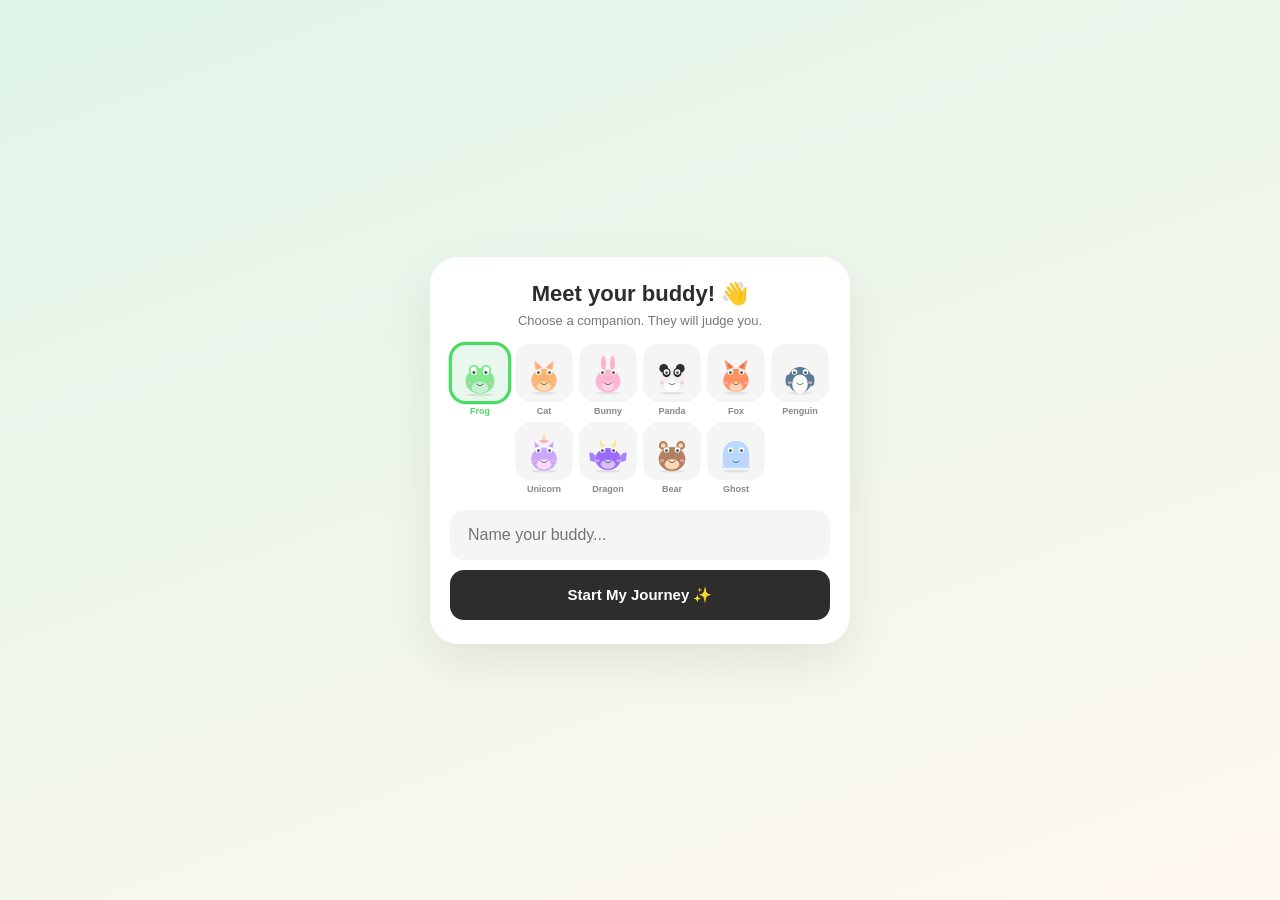
<file: index.html>
<!DOCTYPE html>
<html lang="en">
<head>
  <meta charset="UTF-8">
  <meta name="viewport" content="width=device-width, initial-scale=1.0, maximum-scale=1.0, user-scalable=no, viewport-fit=cover">
  <meta name="theme-color" content="#4CD964">
  <meta name="mobile-web-app-capable" content="yes">
  <meta name="apple-mobile-web-app-capable" content="yes">
  <meta name="apple-mobile-web-app-status-bar-style" content="black-translucent">
  <meta name="apple-mobile-web-app-title" content="Buddy">
  <meta name="format-detection" content="telephone=no">
  <link rel="manifest" href="manifest.json">
  <link rel="apple-touch-icon" href="icon-192.png">
  <link rel="icon" type="image/png" href="icon-192.png">
  <title>Habit Buddy</title>

  <script>
    (function() {
      try {
        var saved = localStorage.getItem('hb_theme');
        var theme = saved || (window.matchMedia && window.matchMedia('(prefers-color-scheme: dark)').matches ? 'dark' : 'light');
        if (theme === 'dark') document.documentElement.setAttribute('data-theme', 'dark');
      } catch(e) {}
    })();
  </script>

  <link rel="stylesheet" href="style.css">
</head>
<body>

<div class="setup-screen" id="setupScreen">
  <div class="setup-card">
    <h1>Meet your buddy! 👋</h1>
    <p>Choose a companion. They will judge you.</p>
    <div class="char-grid" id="charGrid"></div>
    <input id="charNameInput" placeholder="Name your buddy..." maxlength="12" autocomplete="off">
    <button onclick="startJourney()">Start My Journey ✨</button>
  </div>
</div>

<div id="mainApp" class="hidden">
  <div class="partner-screen hidden" id="partnerScreen">
  <div id="partnerContent"></div>
</div>
  <div class="header">
  <div>
    <div class="hi">Hi there! 👋</div>
    <div class="sub">They're watching. Always watching.</div>
  </div>
  <div class="header-right">
    <button class="theme-btn" id="themeBtn" onclick="toggleTheme()" aria-label="Toggle theme">🌙</button>
    <div class="xp" id="xpBadge">⭐ <span id="xpVal">0</span> XP</div>
  </div>
</div>
  <div id="content"></div>
      <div class="nav">
    <button class="nitem" data-tab="glance" onclick="switchTab('glance')"><span class="ic">⚡</span><div class="lb">Glance</div></button>
    <button class="nitem active" data-tab="today" onclick="switchTab('today')"><span class="ic">🏠</span><div class="lb">Today</div></button>
    <button class="nitem" data-tab="chat" onclick="switchTab('chat')"><span class="ic">💬</span><div class="lb">Chat</div></button>
    <button class="nitem" data-tab="stats" onclick="switchTab('stats')"><span class="ic">📊</span><div class="lb">Stats</div></button>
    <button class="nitem" data-tab="profile" onclick="switchTab('profile')"><span class="ic">👤</span><div class="lb">Profile</div></button>
  </div>
</div>

<div class="modal" id="chModal"><div class="mbox">
  <div class="big">🎲</div><h3>Random Challenge</h3>
  <p id="chText"></p><div class="xp2" id="chXp"></div>
  <button class="pbtn" onclick="completeChallenge()">I did it! 🎉</button>
  <button class="skip" id="skipBtn" onclick="skipChallenge()">Skip</button>
</div></div>

<div class="modal" id="addModal"><div class="mbox">
  <div class="big">✨</div><h3>Add a Habit</h3>
  <input id="nName" placeholder="Habit name (e.g., Stretch)">
  <input id="nIcon" placeholder="Emoji (e.g. 🧘)" maxlength="2">
  <input id="nGoal" placeholder="Daily goal number" type="number">
  <select id="nFreq" class="sel">
    <option value="daily">Daily</option>
    <option value="weekly">Weekly</option>
  </select>
  <input id="nReminder" type="time" class="sel">
  <div class="days-row" id="nDays"></div>
  <button class="pbtn" style="margin-top:16px" onclick="addHabit()">Add Habit</button>
  <button class="skip" onclick="closeModal('addModal')">Cancel</button>
</div></div>

<div class="modal" id="journalModal"><div class="mbox">
  <div class="big">📔</div><h3>New entry</h3>
  <p class="jq" id="journalPrompt"></p>
  <select id="jExcuse" class="sel">
    <option value="">Why did you neglect them today?</option>
    <option value="Netflix">Netflix</option>
    <option value="TikTok">TikTok</option>
    <option value="Existential dread">Existential dread</option>
    <option value="I forgot they existed">I forgot they existed</option>
    <option value="Napping (ironic)">Napping (ironic)</option>
    <option value="Refusing to acknowledge reality">Refusing to acknowledge reality</option>
  </select>
  <textarea id="jText" placeholder="Confess everything..." rows="3"></textarea>
  <div class="mood-pick" id="moodPick"></div>
  <button class="pbtn" style="margin-top:10px" onclick="saveJournal()">Save (and apologize)</button>
  <button class="skip" onclick="closeModal('journalModal')">Cancel</button>
</div></div>

<div class="modal" id="charPickModal"><div class="mbox">
  <div class="big">🎨</div><h3>Choose a new buddy</h3>
  <div class="char-grid" id="charGridModal"></div>
  <button class="skip" onclick="closeModal('charPickModal')">Cancel</button>
</div></div>
<div class="modal" id="deleteModal">
  <div class="mbox mbox-small">
    <div class="big">🗑️</div>
    <h3>Delete this habit?</h3>
    <p class="del-habit-name" id="delHabitName"></p>
    <p class="del-warn" id="delWarnText"></p>
    <button class="pbtn danger-pbtn" onclick="confirmDelete()">Yes, delete it</button>
    <button class="skip" onclick="closeModal('deleteModal')">Nevermind, keep it</button>
  </div>
</div>
<div class="modal" id="renameModal">
  <div class="mbox mbox-small">
    <div class="big">✏️</div>
    <h3>Rename your buddy</h3>
    <p class="rename-sub" id="renameSub">Give them a name worth judging you with.</p>
    <input id="renameInput" placeholder="New name..." maxlength="12" autocomplete="off">
    <div class="rename-counter" id="renameCounter">0/12</div>
    <button class="pbtn" onclick="confirmRename()">Save name</button>
    <button class="skip" onclick="closeModal('renameModal')">Cancel</button>
  </div>
</div>
<script src="app.js"></script>
</body>
</html>
</file>
<file: style.css>
* { margin:0; padding:0; box-sizing:border-box; font-family:-apple-system,'Segoe UI',Roboto,sans-serif; -webkit-tap-highlight-color:transparent; }

/* ===== NATIVE APP FEEL ===== */
html, body {
  overscroll-behavior: none;         /* kills pull-to-refresh */
  -webkit-user-select: none;         /* no text selection */
  user-select: none;
  -webkit-touch-callout: none;       /* no long-press menus */
  -webkit-font-smoothing: antialiased;
  touch-action: manipulation;        /* kills double-tap zoom delay */
}
input, textarea {
  -webkit-user-select: text;         /* re-enable selection in inputs */
  user-select: text;
}
body {
  background:#FFF8F0;
  max-width:480px;
  margin:0 auto;
  min-height:100vh;
  min-height:100dvh;                 /* modern dynamic viewport height */
  padding-bottom: calc(80px + env(safe-area-inset-bottom));
  padding-top: env(safe-area-inset-top);
  position:relative;
  overflow-x: hidden;
}

/* ===== SETUP ===== */
.setup-screen { position:fixed; inset:0; background:linear-gradient(160deg,#E0F5E8,#FFF8F0); display:flex; align-items:center; justify-content:center; padding:calc(20px + env(safe-area-inset-top)) 20px calc(20px + env(safe-area-inset-bottom)); z-index:500; overflow-y:auto; }
.setup-screen.hidden { display:none; }
.setup-card { background:#FFF; border-radius:28px; padding:24px 20px; text-align:center; width:100%; max-width:420px; box-shadow:0 20px 50px rgba(0,0,0,.08); }
.setup-card h1 { font-size:22px; color:#2D2D2D; margin-bottom:6px; }
.setup-card p { color:#777; font-size:13px; margin-bottom:16px; }
.char-grid { display:flex; flex-wrap:wrap; gap:6px; justify-content:center; margin-bottom:16px; }
.char-option-wrap { display:flex; flex-direction:column; align-items:center; width:58px; }
.char-option { width:58px; height:58px; border-radius:16px; background:#F5F5F5; display:flex; align-items:center; justify-content:center; cursor:pointer; border:3px solid transparent; transition:all .2s; padding:3px; }
.char-option.selected { border-color:#4CD964; background:#E8F8EC; transform:scale(1.08); }
.char-option svg { width:100%; height:100%; }
.char-label { font-size:9px; color:#888; font-weight:700; margin-top:4px; }
.char-option.selected + .char-label { color:#4CD964; }
.setup-card input { width:100%; background:#F5F5F5; border:2px solid transparent; padding:14px 16px; border-radius:14px; font-size:16px; color:#2D2D2D; outline:none; transition:border .2s; font-family:inherit; margin-bottom:10px; }
.setup-card input:focus { border-color:#8FD8A0; background:#FFF; }
.setup-card button { width:100%; background:#2D2D2D; color:#FFF; border:none; padding:16px; border-radius:14px; font-weight:800; font-size:15px; cursor:pointer; font-family:inherit; }
.setup-card button:active { transform:scale(.97); }

/* ===== HEADER ===== */
.header { display:flex; justify-content:space-between; align-items:center; padding:16px 20px 8px; }
.hi { font-size:20px; font-weight:800; color:#2D2D2D; }
.sub { font-size:12px; color:#777; margin-top:2px; }
.xp { background:#FFE28A; padding:6px 12px; border-radius:20px; font-weight:700; color:#7A5C00; font-size:13px; transition:transform .2s; }
.xp.pop {
  transform: scale(1.25) rotate(-3deg);
  background: #FFD66B;
}

/* ===== CHARACTER CARD ===== */
.char-card { border-radius:28px; padding:18px 20px 22px; text-align:center; margin:0 16px 16px; transition:background .6s; position:relative; overflow:hidden; }
.char-card::before { content:''; position:absolute; inset:0; background:radial-gradient(circle at 50% 30%, rgba(255,255,255,.55), transparent 65%); pointer-events:none; }
.char-name-row { position:relative; display:flex; align-items:center; justify-content:center; gap:6px; z-index:1; }
.char-name { font-size:19px; font-weight:800; color:#2D2D2D; }
.edit-btn { background:rgba(255,255,255,.6); border:none; border-radius:50%; width:26px; height:26px; cursor:pointer; font-size:12px; }
.char-stage { height:170px; display:flex; align-items:center; justify-content:center; position:relative; z-index:1; }
.char-wrapper { width:170px; height:170px; display:flex; align-items:center; justify-content:center; }
.char-wrapper svg { width:100%; height:100%; overflow:visible; }
.char-status { font-size:16px; font-weight:800; color:#2D2D2D; position:relative; z-index:1; }
.char-msg { font-size:13px; color:#555; margin:4px 0 12px; position:relative; z-index:1; min-height:34px; font-style:italic; }
.bar-bg { width:100%; height:10px; background:rgba(255,255,255,.7); border-radius:5px; overflow:hidden; position:relative; z-index:1; }
.bar-fill { height:100%; background:#4CD964; border-radius:5px; transition:width .6s cubic-bezier(.34,1.56,.64,1); }
.pct { font-size:12px; font-weight:700; margin-top:6px; color:#2D2D2D; position:relative; z-index:1; }

/* ===== FLY ===== */
.fly { position:absolute; top:20px; left:20px; font-size:20px; animation:flyOrbit 4s linear infinite; pointer-events:none; z-index:2; }
@keyframes flyOrbit {
  0%   { transform:translate(0,0) rotate(0deg); }
  25%  { transform:translate(120px,20px) rotate(90deg); }
  50%  { transform:translate(130px,110px) rotate(180deg); }
  75%  { transform:translate(20px,120px) rotate(270deg); }
  100% { transform:translate(0,0) rotate(360deg); }
}

/* ===== ANIMATIONS ===== */
@keyframes sag { 0%,100%{transform:translateY(4px) scaleY(.96);} 50%{transform:translateY(6px) scaleY(.93);} }
@keyframes breathe { 0%,100%{transform:scale(1);} 50%{transform:scale(1.04);} }
@keyframes bounceGentle { 0%,100%{transform:translateY(0);} 50%{transform:translateY(-10px);} }
@keyframes bounceBig { 0%,100%{transform:translateY(0) rotate(-2deg);} 50%{transform:translateY(-18px) rotate(2deg);} }
@keyframes zzzFloat { 0%{opacity:0; transform:translate(0,0);} 30%{opacity:.9;} 100%{opacity:0; transform:translate(-10px,-30px);} }
@keyframes sparklePop { 0%,100%{opacity:0;} 50%{opacity:1;} }
@keyframes sweatDrop { 0%{opacity:0; transform:translateY(-4px);} 30%{opacity:1;} 100%{opacity:0; transform:translateY(8px);} }
.mood-struggling { animation: sag 3.5s ease-in-out infinite; }
.mood-surviving  { animation: breathe 4s ease-in-out infinite; }
.mood-good       { animation: bounceGentle 1.5s ease-in-out infinite; }
.mood-thriving   { animation: bounceBig .9s ease-in-out infinite; }
.zzz { animation: zzzFloat 2.4s ease-in-out infinite; }
.zzz2 { animation-delay: .8s; }
.zzz3 { animation-delay: 1.6s; }
.sparkle  { animation: sparklePop 1.4s ease-in-out infinite; }
.sparkle2 { animation-delay: .4s; }
.sparkle3 { animation-delay: .8s; }
.sweat { animation: sweatDrop 1.8s ease-in-out infinite; }

/* ===== ROW / HABITS ===== */
.row { display:flex; gap:10px; margin:0 16px 16px; }
.streak { flex:1; background:#FFF1DC; border-radius:20px; padding:14px; text-align:center; }
.snum { font-size:20px; font-weight:800; color:#E67E22; }
.slbl { font-size:11px; color:#A06000; }
.cbtn { flex:1; background:#E0D4FF; border-radius:20px; padding:12px; border:none; cursor:pointer; font-weight:800; color:#5B3BB5; font-size:13px; font-family:inherit; }
.cbtn:active { transform:scale(.96); }
h2 { margin:8px 16px; font-size:17px; color:#2D2D2D; }
.habit { display:flex; align-items:center; background:#FFF; margin:0 16px 10px; padding:12px; border-radius:16px; box-shadow:0 2px 8px rgba(0,0,0,.05); }
.hicon { font-size:24px; margin-right:12px; }
.hbody { flex:1; min-width:0; }
.hname { font-size:14px; font-weight:700; color:#2D2D2D; }
.hmeta { font-size:10px; color:#999; margin-top:3px; }
.mini { height:6px; background:#EEE; border-radius:3px; margin-top:6px; overflow:hidden; }
.mfill { height:100%; border-radius:3px; transition:width .4s; }
.hgoal { font-size:10px; color:#888; margin-top:3px; }
.plus { width:48px; height:48px; border-radius:24px; background:#E8F0FE; border:none; font-size:22px; font-weight:800; color:#333; margin-left:10px; cursor:pointer; font-family:inherit; transition:transform .1s; }
.plus:active { transform:scale(.85); }
.plus.done { background:#4CD964; color:#FFF; }
.addbtn { display:block; width:calc(100% - 32px); margin:6px 16px; background:#2D2D2D; color:#FFF; border:none; padding:16px; border-radius:16px; font-weight:800; font-size:14px; cursor:pointer; font-family:inherit; }
.addbtn:active { transform:scale(.98); }

/* ===== NAV ===== */
.nav {
  position:fixed; bottom:0; left:0; right:0;
  max-width:480px; margin:0 auto;
  display:flex; background:rgba(255,255,255,.92);
  backdrop-filter:blur(20px);
  -webkit-backdrop-filter:blur(20px);
  border-top:1px solid rgba(0,0,0,.06);
  padding:8px 0 calc(8px + env(safe-area-inset-bottom));
  z-index:10;
}
.nitem { flex:1; text-align:center; background:none; border:none; cursor:pointer; padding:6px; font-family:inherit; }
.nitem .ic { font-size:22px; display:block; }
.nitem .lb { font-size:10px; color:#999; margin-top:2px; }
.nitem.active .lb { color:#2D2D2D; font-weight:800; }

/* ===== MODALS ===== */
.modal { position:fixed; inset:0; background:rgba(0,0,0,.5); display:none; justify-content:center; align-items:center; padding:24px; z-index:100; backdrop-filter:blur(4px); -webkit-backdrop-filter:blur(4px); }
.modal.show { display:flex; }
.mbox { background:#FFF; border-radius:28px; padding:24px; width:100%; max-width:360px; text-align:center; animation:slideUp .3s ease; max-height:88vh; overflow-y:auto; }
@keyframes slideUp { from{transform:translateY(40px); opacity:0;} to{transform:translateY(0); opacity:1;} }
.mbox .big { font-size:48px; }
.mbox h3 { margin:8px 0; font-size:19px; color:#2D2D2D; }
.mbox p { color:#555; font-size:14px; margin-bottom:8px; line-height:1.4; }
.mbox .xp2 { color:#E67E22; font-weight:800; margin-bottom:14px; }
.mbox .jq { font-style:italic; color:#8B6AFF; font-size:13px; margin-bottom:6px; }
.pbtn { background:#2D2D2D; color:#FFF; border:none; padding:15px; border-radius:14px; font-weight:800; width:100%; cursor:pointer; font-size:14px; font-family:inherit; }
.pbtn:active { transform:scale(.97); }
.skip { background:none; border:none; color:#999; margin-top:12px; cursor:pointer; font-size:12px; font-family:inherit; transition:all .2s; }
.mbox input, .mbox textarea, .mbox select.sel { width:100%; background:#F5F5F5; border:none; padding:14px 16px; border-radius:12px; margin-top:10px; font-size:16px; outline:none; font-family:inherit; color:#2D2D2D; -webkit-appearance:none; }
.mbox textarea { resize:none; }
.days-row { display:flex; gap:5px; margin-top:10px; justify-content:space-between; }
.day { flex:1; height:38px; border-radius:10px; background:#F0F0F0; border:none; cursor:pointer; font-weight:700; font-size:12px; color:#777; font-family:inherit; }
.day.on { background:#4CD964; color:#FFF; }

/* ===== STATS ===== */
.statbar { margin:12px 16px; }
.statbar .lbl { font-size:13px; font-weight:700; margin-bottom:5px; color:#2D2D2D; }
.statbar .bg { height:12px; background:#EEE; border-radius:6px; overflow:hidden; }
.statbar .fll { height:100%; border-radius:6px; transition:width 1s cubic-bezier(.34,1.56,.64,1); }
.comment { background:#FFF1DC; padding:16px; border-radius:16px; margin:18px 16px 12px; color:#7A4B00; font-weight:600; font-size:13px; line-height:1.5; }
.info { background:#FFF; padding:14px 16px; border-radius:14px; margin:8px 16px; display:flex; justify-content:space-between; font-size:13px; box-shadow:0 1px 4px rgba(0,0,0,.04); gap:10px; }
.info .l { color:#777; font-weight:600; white-space:nowrap; }
.info .v { color:#2D2D2D; font-weight:800; text-align:right; }
.badge { margin:18px 16px; padding:16px; border-radius:18px; background:#F0F0F0; text-align:center; font-weight:800; color:#2D2D2D; font-size:14px; }

/* ===== JOURNAL ===== */
.jentry { background:#FFF; margin:0 16px 10px; padding:14px 16px; border-radius:16px; box-shadow:0 2px 6px rgba(0,0,0,.05); }
.jdate { font-size:11px; color:#999; font-weight:700; }
.jmood { font-size:20px; float:right; margin-left:8px; }
.jexcuse { display:inline-block; background:#FFECEC; color:#C33; font-size:10px; font-weight:800; padding:2px 8px; border-radius:10px; margin-top:6px; }
.jtext { font-size:14px; color:#2D2D2D; margin-top:6px; line-height:1.4; white-space:pre-wrap; }
.jempty { text-align:center; padding:30px 20px; color:#999; font-size:13px; }
.mood-pick { display:flex; gap:8px; margin-top:10px; justify-content:center; }
.mood-pick button { width:44px; height:44px; border-radius:12px; background:#F5F5F5; border:2px solid transparent; font-size:22px; cursor:pointer; }
.mood-pick button.on { border-color:#4CD964; background:#E8F8EC; }

/* ===== PROFILE ===== */
.profile-head { display:flex; align-items:center; gap:14px; background:#FFF; margin:0 16px 16px; padding:16px; border-radius:20px; box-shadow:0 2px 8px rgba(0,0,0,.05); }
.profile-head .avatar { width:70px; height:70px; }
.profile-head .avatar svg { width:100%; height:100%; }
.profile-head .info-b { flex:1; }
.profile-head .pname { font-size:18px; font-weight:800; color:#2D2D2D; }
.profile-head .pstat { font-size:12px; color:#888; margin-top:2px; }
.prow { display:flex; gap:10px; margin:0 16px 16px; }
.pstat-box { flex:1; background:#FFF; padding:14px; border-radius:16px; text-align:center; box-shadow:0 2px 6px rgba(0,0,0,.05); }
.pstat-box .num { font-size:20px; font-weight:800; color:#2D2D2D; }
.pstat-box .lbl2 { font-size:11px; color:#999; margin-top:2px; }
.tcard { display:flex; align-items:center; padding:14px 16px; border-radius:18px; margin:0 16px 8px; }
.tcard .nm { font-weight:800; color:#2D2D2D; font-size:15px; }
.tcard .st { font-size:12px; color:#444; margin-top:2px; }
.agrid { display:flex; flex-wrap:wrap; gap:10px; margin:0 16px 20px; }
.acard { flex:1 1 calc(50% - 5px); background:#FFF; border-radius:14px; padding:16px 8px; text-align:center; box-shadow:0 2px 6px rgba(0,0,0,.05); position:relative; }
.acard.locked { opacity:.45; }
.acard .ai { font-size:30px; }
.acard .an { font-size:11px; font-weight:700; margin-top:6px; color:#2D2D2D; }
.acard .lk { position:absolute; top:6px; right:8px; font-size:12px; }
.danger-btn { display:block; width:calc(100% - 32px); margin:0 16px 20px; background:#FFECEC; color:#C33; border:none; padding:15px; border-radius:14px; font-weight:800; font-size:14px; cursor:pointer; font-family:inherit; }

/* ===== CONFETTI + XP ===== */
.conf { position:fixed; width:10px; height:10px; top:-20px; z-index:200; pointer-events:none; animation:fall linear forwards; }
@keyframes fall { to{transform:translateY(105vh) rotate(720deg); opacity:0;} }
.fxp { position:fixed; left:50%; top:180px; transform:translateX(-50%); font-weight:800; color:#E67E22; font-size:18px; pointer-events:none; z-index:300; animation:fu 1s ease forwards; }
@keyframes fu { 0%{opacity:1; transform:translateX(-50%) translateY(0) scale(.8);} 100%{opacity:0; transform:translateX(-50%) translateY(-70px) scale(1.2);} }
.joke-toast { position:fixed; left:50%; top:calc(100px + env(safe-area-inset-top)); transform:translateX(-50%); background:#2D2D2D; color:#FFF; padding:12px 20px; border-radius:20px; font-weight:800; font-size:13px; z-index:400; animation:toastIn 3s ease forwards; max-width:320px; text-align:center; box-shadow:0 8px 24px rgba(0,0,0,.3); }
@keyframes toastIn { 0%{opacity:0; transform:translateX(-50%) translateY(-20px);} 15%{opacity:1; transform:translateX(-50%) translateY(0);} 85%{opacity:1;} 100%{opacity:0; transform:translateX(-50%) translateY(-20px);} }
.hidden { display:none !important; }

@keyframes happyJump {
  0%   { transform: translateY(0) scale(1); }
  30%  { transform: translateY(-25px) scale(1.1) rotate(-5deg); }
  50%  { transform: translateY(-15px) scale(1.15) rotate(5deg); }
  70%  { transform: translateY(-8px) scale(1.05) rotate(-3deg); }
  100% { transform: translateY(0) scale(1) rotate(0); }
}
.char-wrapper.celebrate {
  animation: happyJump 0.6s cubic-bezier(.34,1.56,.64,1);
}

@keyframes shakeScreen {
  0%, 100% { transform: translateX(0); }
  20%      { transform: translateX(-8px); }
  40%      { transform: translateX(8px); }
  60%      { transform: translateX(-5px); }
  80%      { transform: translateX(5px); }
}
body.shake {
  animation: shakeScreen 0.4s ease;
}
@keyframes glowPulse {
  0%, 100% { box-shadow: 0 0 0 0 rgba(76, 217, 100, 0.4); }
  50%      { box-shadow: 0 0 40px 10px rgba(76, 217, 100, 0.15); }
}
.char-card:has(.mood-thriving) {
  animation: glowPulse 2s ease-in-out infinite;
}

#content > * {
  animation: fadeSlideIn 0.35s ease both;
}
@keyframes fadeSlideIn {
  from { opacity: 0; transform: translateY(15px); }
  to   { opacity: 1; transform: translateY(0); }
}

/* ============================================================
   DARK MODE
   Applied via [data-theme="dark"] on <html>.
   Uses CSS variables in a scoped override so no existing rule
   needs to be rewritten.
   ============================================================ */

/* Theme toggle button in header */
.header-right {
  display: flex;
  align-items: center;
  gap: 8px;
}
.theme-btn {
  background: #F0F0F0;
  border: none;
  border-radius: 50%;
  width: 36px;
  height: 36px;
  font-size: 16px;
  cursor: pointer;
  font-family: inherit;
  display: flex;
  align-items: center;
  justify-content: center;
  transition: transform .2s, background .2s;
  -webkit-tap-highlight-color: transparent;
}
.theme-btn:active { transform: scale(.9); }

/* Smooth color transitions on theme switch */
body, .char-card, .habit, .cbtn, .streak, .addbtn, .info, .comment,
.badge, .pstat-box, .tcard, .acard, .jentry, .nav, .modal, .mbox,
.setup-card, .profile-head, .header, .xp, .day, .pbtn, .danger-btn {
  transition: background-color .3s ease, color .3s ease, border-color .3s ease;
}

/* ====== DARK THEME ====== */
[data-theme="dark"] {
  color-scheme: dark;
}

[data-theme="dark"] body {
  background: #121212;
  color: #E8E8E8;
}

/* --- Setup screen --- */
[data-theme="dark"] .setup-screen {
  background: linear-gradient(160deg, #1A2A1E, #121212);
}
[data-theme="dark"] .setup-card {
  background: #1E1E1E;
  box-shadow: 0 20px 50px rgba(0,0,0,.5);
}
[data-theme="dark"] .setup-card h1 { color: #F0F0F0; }
[data-theme="dark"] .setup-card p  { color: #999; }
[data-theme="dark"] .setup-card input {
  background: #2A2A2A;
  color: #F0F0F0;
}
[data-theme="dark"] .setup-card input::placeholder { color: #666; }
[data-theme="dark"] .setup-card input:focus {
  border-color: #4CD964;
  background: #2F2F2F;
}
[data-theme="dark"] .setup-card button {
  background: #4CD964;
  color: #0A1A0E;
}
[data-theme="dark"] .char-option {
  background: #2A2A2A;
}
[data-theme="dark"] .char-option.selected {
  border-color: #4CD964;
  background: #1E3A24;
}
[data-theme="dark"] .char-label { color: #888; }
[data-theme="dark"] .char-option.selected + .char-label { color: #4CD964; }

/* --- Header --- */
[data-theme="dark"] .hi { color: #F0F0F0; }
[data-theme="dark"] .sub { color: #888; }
[data-theme="dark"] .xp {
  background: #4A3D00;
  color: #FFE28A;
}
[data-theme="dark"] .xp.pop { background: #5A4A00; }
[data-theme="dark"] .theme-btn {
  background: #2A2A2A;
  color: #F0F0F0;
}

/* --- Character card: keep colorful mood bg, just dim it --- */
[data-theme="dark"] .char-card {
  box-shadow: 0 8px 24px rgba(0,0,0,.4);
  filter: brightness(0.82);
}
[data-theme="dark"] .char-card .char-name,
[data-theme="dark"] .char-card .char-status,
[data-theme="dark"] .char-card .pct {
  color: #1A1A1A; /* keeps contrast on the pastel bg */
}
[data-theme="dark"] .char-card .char-msg { color: #2A2A2A; }
[data-theme="dark"] .edit-btn {
  background: rgba(255,255,255,.7);
}

/* --- Streak + challenge buttons --- */
[data-theme="dark"] .streak {
  background: #3A2E15;
}
[data-theme="dark"] .snum { color: #FFB454; }
[data-theme="dark"] .slbl { color: #C99850; }
[data-theme="dark"] .cbtn {
  background: #2E2347;
  color: #C8A8FF;
}

/* --- Section headings --- */
[data-theme="dark"] h2 { color: #F0F0F0; }

/* --- Habit rows --- */
[data-theme="dark"] .habit {
  background: #1E1E1E;
  box-shadow: 0 2px 8px rgba(0,0,0,.4);
}
[data-theme="dark"] .hname { color: #F0F0F0; }
[data-theme="dark"] .hmeta { color: #777; }
[data-theme="dark"] .hgoal { color: #888; }
[data-theme="dark"] .mini { background: #2A2A2A; }
[data-theme="dark"] .plus {
  background: #2A3A4A;
  color: #8AB4F8;
}
[data-theme="dark"] .plus.done {
  background: #4CD964;
  color: #0A1A0E;
}
[data-theme="dark"] .addbtn {
  background: #4CD964;
  color: #0A1A0E;
}

/* --- Bottom nav --- */
[data-theme="dark"] .nav {
  background: rgba(20,20,20,.92);
  border-top: 1px solid rgba(255,255,255,.06);
}
[data-theme="dark"] .nitem .lb { color: #777; }
[data-theme="dark"] .nitem.active .lb { color: #F0F0F0; }

/* --- Modals --- */
[data-theme="dark"] .modal { background: rgba(0,0,0,.75); }
[data-theme="dark"] .mbox {
  background: #1E1E1E;
  color: #E8E8E8;
}
[data-theme="dark"] .mbox h3 { color: #F0F0F0; }
[data-theme="dark"] .mbox p { color: #AAA; }
[data-theme="dark"] .mbox input,
[data-theme="dark"] .mbox textarea,
[data-theme="dark"] .mbox select.sel {
  background: #2A2A2A;
  color: #F0F0F0;
}
[data-theme="dark"] .mbox input::placeholder,
[data-theme="dark"] .mbox textarea::placeholder { color: #666; }
[data-theme="dark"] .pbtn {
  background: #4CD964;
  color: #0A1A0E;
}
[data-theme="dark"] .skip { color: #777; }
[data-theme="dark"] .day { background: #2A2A2A; color: #888; }
[data-theme="dark"] .day.on { background: #4CD964; color: #0A1A0E; }

/* --- Stats --- */
[data-theme="dark"] .statbar .lbl { color: #E8E8E8; }
[data-theme="dark"] .statbar .bg { background: #2A2A2A; }
[data-theme="dark"] .comment {
  background: #3A2E15;
  color: #FFD98A;
}
[data-theme="dark"] .info {
  background: #1E1E1E;
  box-shadow: 0 1px 4px rgba(0,0,0,.4);
}
[data-theme="dark"] .info .l { color: #888; }
[data-theme="dark"] .info .v { color: #F0F0F0; }
[data-theme="dark"] .badge {
  background: #2A2A2A;
  color: #F0F0F0;
}

/* --- Journal --- */
[data-theme="dark"] .jentry {
  background: #1E1E1E;
  box-shadow: 0 2px 6px rgba(0,0,0,.4);
}
[data-theme="dark"] .jdate { color: #777; }
[data-theme="dark"] .jtext { color: #E8E8E8; }
[data-theme="dark"] .jexcuse {
  background: #3A1A1A;
  color: #FF8A8A;
}
[data-theme="dark"] .jempty { color: #777; }
[data-theme="dark"] .mood-pick button {
  background: #2A2A2A;
}
[data-theme="dark"] .mood-pick button.on {
  border-color: #4CD964;
  background: #1E3A24;
}

/* --- Profile --- */
[data-theme="dark"] .profile-head {
  background: #1E1E1E;
  box-shadow: 0 2px 8px rgba(0,0,0,.4);
}
[data-theme="dark"] .profile-head .pname { color: #F0F0F0; }
[data-theme="dark"] .profile-head .pstat { color: #888; }
[data-theme="dark"] .pstat-box {
  background: #1E1E1E;
  box-shadow: 0 2px 6px rgba(0,0,0,.4);
}
[data-theme="dark"] .pstat-box .num { color: #F0F0F0; }
[data-theme="dark"] .pstat-box .lbl2 { color: #777; }
[data-theme="dark"] .tcard .nm { color: #F0F0F0; }
[data-theme="dark"] .tcard .st { color: #CCC; }
[data-theme="dark"] .acard {
  background: #1E1E1E;
  box-shadow: 0 2px 6px rgba(0,0,0,.4);
}
[data-theme="dark"] .acard .an { color: #F0F0F0; }
[data-theme="dark"] .danger-btn {
  background: #3A1A1A;
  color: #FF8A8A;
}

/* --- Toast --- */
[data-theme="dark"] .joke-toast {
  background: #F0F0F0;
  color: #121212;
  box-shadow: 0 8px 24px rgba(0,0,0,.6);
}

/* --- XP float text --- */
[data-theme="dark"] .fxp { color: #FFB454; }

/* --- Character animations stay bright inside dark card --- */
[data-theme="dark"] .char-stage svg { filter: brightness(1.05); }

/* ===== DELETE HABIT BUTTON ===== */
.habit {
  position: relative;
}
.del-btn {
  position: absolute;
  top: 8px;
  right: 8px;
  width: 22px;
  height: 22px;
  border-radius: 50%;
  background: #FFE5E5;
  color: #C33;
  border: none;
  font-size: 12px;
  font-weight: 800;
  cursor: pointer;
  display: flex;
  align-items: center;
  justify-content: center;
  line-height: 1;
  padding: 0;
  font-family: inherit;
  animation: popIn .25s cubic-bezier(.34,1.56,.64,1);
  z-index: 2;
}
.del-btn:active {
  transform: scale(.85);
  background: #FFC8C8;
}
@keyframes popIn {
  from { transform: scale(0); opacity: 0; }
  to   { transform: scale(1); opacity: 1; }
}

/* Dark mode */
[data-theme="dark"] .del-btn {
  background: #3A1A1A;
  color: #FF8A8A;
}
[data-theme="dark"] .del-btn:active {
  background: #4A1A1A;
}
/* ===== DELETE CONFIRMATION MODAL ===== */
.mbox-small {
  max-width: 320px;
  padding: 22px 20px 18px;
}
.mbox .del-habit-name {
  font-size: 15px;
  font-weight: 800;
  color: #2D2D2D;
  background: #F5F5F5;
  border-radius: 12px;
  padding: 10px 14px;
  margin: 4px 0 12px;
  word-break: break-word;
}
.mbox .del-warn {
  font-size: 12px;
  color: #888;
  font-style: italic;
  margin-bottom: 16px;
  line-height: 1.45;
}
.pbtn.danger-pbtn {
  background: #FF5C5C;
  color: #FFF;
}
.pbtn.danger-pbtn:active {
  background: #E04040;
  transform: scale(.97);
}

/* Dark mode */
[data-theme="dark"] .mbox .del-habit-name {
  background: #2A2A2A;
  color: #F0F0F0;
}
[data-theme="dark"] .mbox .del-warn {
  color: #777;
}
[data-theme="dark"] .pbtn.danger-pbtn {
  background: #C74444;
}
[data-theme="dark"] .pbtn.danger-pbtn:active {
  background: #A03030;
}

/* ============================================================
   TAP REACTIONS
   ============================================================ */
.char-wrapper {
  cursor: pointer;
  -webkit-tap-highlight-color: transparent;
}

/* Reaction-specific animations */
@keyframes tapGiggle {
  0%,100% { transform: scale(1) rotate(0deg); }
  25%     { transform: scale(1.1) rotate(-4deg); }
  50%     { transform: scale(1.15) rotate(4deg); }
  75%     { transform: scale(1.1) rotate(-2deg); }
}
@keyframes tapDizzy {
  0%,100% { transform: rotate(0deg); }
  25%     { transform: rotate(-15deg); }
  50%     { transform: rotate(15deg); }
  75%     { transform: rotate(-10deg); }
}
@keyframes tapAngry {
  0%,100% { transform: scale(1); }
  20%     { transform: scale(1.15) translateX(-4px); }
  40%     { transform: scale(1.15) translateX(4px); }
  60%     { transform: scale(1.15) translateX(-3px); }
  80%     { transform: scale(1.15) translateX(3px); }
}
@keyframes tapLove {
  0%,100% { transform: scale(1); }
  50%     { transform: scale(1.15); }
}
@keyframes tapSleep {
  0%,100% { transform: rotate(-8deg) translateY(4px); }
  50%     { transform: rotate(8deg) translateY(4px); }
}
.char-wrapper.react-giggle { animation: tapGiggle .6s ease; }
.char-wrapper.react-dizzy  { animation: tapDizzy .8s ease; }
.char-wrapper.react-angry  { animation: tapAngry .5s ease; }
.char-wrapper.react-love   { animation: tapLove .7s ease; }
.char-wrapper.react-sleep  { animation: tapSleep 1.6s ease-in-out infinite; }

/* Floating reaction bubble */
.reaction-bubble {
  position: absolute;
  top: 30px;
  left: 50%;
  transform: translateX(-50%);
  font-size: 40px;
  z-index: 5;
  pointer-events: none;
  animation: bubbleFloat 1.2s ease-out forwards;
}
@keyframes bubbleFloat {
  0%   { opacity: 0; transform: translateX(-50%) translateY(10px) scale(.5); }
  20%  { opacity: 1; transform: translateX(-50%) translateY(-10px) scale(1.2); }
  80%  { opacity: 1; transform: translateX(-50%) translateY(-40px) scale(1); }
  100% { opacity: 0; transform: translateX(-50%) translateY(-70px) scale(.9); }
}

/* Confetti wave (used by milestones) */
.conf-heavy {
  width: 14px;
  height: 14px;
  box-shadow: 0 0 12px currentColor;
}

/* Chaos event overlays */
.chaos-rain {
  position: absolute;
  inset: 0;
  pointer-events: none;
  overflow: hidden;
  border-radius: inherit;
  z-index: 3;
}
.chaos-rain .drop {
  position: absolute;
  top: -20px;
  width: 3px;
  height: 12px;
  background: #8AB4F8;
  border-radius: 2px;
  animation: rainFall linear infinite;
}
@keyframes rainFall {
  to { transform: translateY(220px); opacity: 0; }
}

.chaos-fly {
  position: absolute;
  font-size: 18px;
  animation: flyOrbit 3s linear infinite;
  pointer-events: none;
  z-index: 3;
}

.chaos-glitch {
  animation: glitchFlicker .12s steps(2) 8;
}
@keyframes glitchFlicker {
  0%   { opacity: 1; transform: translateX(0); filter: none; }
  25%  { opacity: .7; transform: translateX(-2px); filter: hue-rotate(40deg); }
  50%  { opacity: 1; transform: translateX(2px); filter: hue-rotate(-40deg); }
  75%  { opacity: .8; transform: translateX(-1px); filter: saturate(2); }
  100% { opacity: 1; transform: translateX(0); filter: none; }
}

.chaos-gold {
  animation: goldGlow 2.5s ease-in-out infinite;
}
@keyframes goldGlow {
  0%,100% { filter: drop-shadow(0 0 0px #FFE28A); }
  50%     { filter: drop-shadow(0 0 20px #FFE28A) brightness(1.1); }
}

/* Milestone full-screen flash */
@keyframes flashScreen {
  0%   { background: rgba(255,226,138,.9); }
  100% { background: rgba(255,226,138,0); }
}
.milestone-flash {
  position: fixed;
  inset: 0;
  pointer-events: none;
  z-index: 999;
  animation: flashScreen .8s ease-out forwards;
}

/* Milestone banner */
.milestone-banner {
  position: fixed;
  top: 30%;
  left: 50%;
  transform: translate(-50%, -50%) scale(0);
  background: linear-gradient(135deg, #FFE28A, #FFC93C);
  color: #7A5C00;
  padding: 24px 32px;
  border-radius: 24px;
  font-size: 22px;
  font-weight: 900;
  text-align: center;
  box-shadow: 0 20px 60px rgba(255, 200, 60, .5);
  z-index: 1000;
  animation: bannerPop 2.4s cubic-bezier(.34,1.56,.64,1) forwards;
  pointer-events: none;
  max-width: 80vw;
}
.milestone-banner .sub {
  font-size: 13px;
  font-weight: 700;
  opacity: .8;
  margin-top: 6px;
  color: #7A5C00;
}
@keyframes bannerPop {
  0%   { transform: translate(-50%,-50%) scale(0) rotate(-10deg); }
  15%  { transform: translate(-50%,-50%) scale(1.15) rotate(3deg); }
  25%  { transform: translate(-50%,-50%) scale(1) rotate(0); }
  80%  { transform: translate(-50%,-50%) scale(1) rotate(0); }
  100% { transform: translate(-50%,-50%) scale(0) rotate(10deg); opacity: 0; }
}
/* ===== RENAME MODAL ===== */
.mbox .rename-sub {
  font-size: 12px;
  color: #888;
  font-style: italic;
  margin: 0 0 12px;
  line-height: 1.45;
}
.mbox #renameInput {
  text-align: center;
  font-weight: 800;
  font-size: 18px;
  letter-spacing: .5px;
  background: #F5F5F5;
  border: 2px solid transparent;
  transition: border-color .2s, background .2s;
  margin-top: 0;
}
.mbox #renameInput:focus {
  border-color: #8FD8A0;
  background: #FFF;
}
.rename-counter {
  font-size: 11px;
  color: #AAA;
  text-align: right;
  margin: 6px 4px 14px;
  font-weight: 700;
}
.rename-counter.warn {
  color: #E67E22;
}

/* Dark mode */
[data-theme="dark"] .mbox .rename-sub { color: #777; }
[data-theme="dark"] .mbox #renameInput {
  background: #2A2A2A;
  color: #F0F0F0;
}
[data-theme="dark"] .mbox #renameInput:focus {
  border-color: #4CD964;
  background: #2F2F2F;
}
[data-theme="dark"] .rename-counter { color: #666; }
[data-theme="dark"] .rename-counter.warn { color: #FFB454; }

/* ============================================================
   AT-A-GLANCE TAB
   ============================================================ */
.glance-wrap {
  padding: 0 16px 16px;
}

.glance-hero {
  border-radius: 24px;
  padding: 18px;
  display: flex;
  align-items: center;
  gap: 14px;
  margin-bottom: 14px;
  position: relative;
  overflow: hidden;
  transition: background .6s;
}
.glance-hero::before {
  content: '';
  position: absolute;
  inset: 0;
  background: radial-gradient(circle at 20% 30%, rgba(255,255,255,.5), transparent 60%);
  pointer-events: none;
}
.glance-face {
  width: 84px;
  height: 84px;
  flex-shrink: 0;
  position: relative;
  z-index: 1;
}
.glance-face svg { width: 100%; height: 100%; }
.glance-info { flex: 1; min-width: 0; position: relative; z-index: 1; }
.glance-name {
  font-size: 17px;
  font-weight: 900;
  color: #2D2D2D;
  margin-bottom: 4px;
}
.glance-status {
  font-size: 12px;
  color: #444;
  font-weight: 600;
  line-height: 1.4;
}
.glance-ring {
  position: relative;
  width: 64px;
  height: 64px;
  flex-shrink: 0;
  z-index: 1;
}
.glance-ring svg { transform: rotate(-90deg); }
.glance-ring .bg-circle { fill: none; stroke: rgba(255,255,255,.6); stroke-width: 8; }
.glance-ring .fg-circle {
  fill: none;
  stroke: #4CD964;
  stroke-width: 8;
  stroke-linecap: round;
  transition: stroke-dashoffset .8s cubic-bezier(.34,1.56,.64,1);
}
.glance-ring .pct-text {
  position: absolute;
  inset: 0;
  display: flex;
  align-items: center;
  justify-content: center;
  font-weight: 900;
  font-size: 14px;
  color: #2D2D2D;
}

.glance-section-title {
  font-size: 13px;
  font-weight: 900;
  color: #888;
  text-transform: uppercase;
  letter-spacing: 1px;
  margin: 20px 4px 10px;
}

.glance-tile {
  background: #FFF;
  border-radius: 18px;
  padding: 14px 16px;
  display: flex;
  align-items: center;
  gap: 12px;
  margin-bottom: 10px;
  box-shadow: 0 2px 10px rgba(0,0,0,.05);
  transition: transform .15s;
}
.glance-tile:active { transform: scale(.98); }

.glance-tile .gt-icon {
  font-size: 26px;
  flex-shrink: 0;
}
.glance-tile .gt-body { flex: 1; min-width: 0; }
.glance-tile .gt-name {
  font-size: 14px;
  font-weight: 800;
  color: #2D2D2D;
  white-space: nowrap;
  overflow: hidden;
  text-overflow: ellipsis;
}
.glance-tile .gt-meta {
  font-size: 11px;
  color: #999;
  margin-top: 3px;
}
.glance-tile .gt-progress {
  height: 6px;
  background: #EEE;
  border-radius: 3px;
  margin-top: 8px;
  overflow: hidden;
}
.glance-tile .gt-fill {
  height: 100%;
  background: #8AB4F8;
  border-radius: 3px;
  transition: width .4s;
}
.glance-tile .gt-fill.done { background: #4CD964; }

.glance-tile .gt-action {
  width: 44px;
  height: 44px;
  border-radius: 22px;
  background: #E8F0FE;
  border: none;
  color: #333;
  font-size: 22px;
  font-weight: 900;
  cursor: pointer;
  font-family: inherit;
  flex-shrink: 0;
  transition: transform .1s;
}
.glance-tile .gt-action:active { transform: scale(.85); }
.glance-tile .gt-action.done {
  background: #4CD964;
  color: #FFF;
}

.glance-empty {
  background: #FFF;
  border-radius: 18px;
  padding: 30px 20px;
  text-align: center;
  color: #999;
  font-size: 13px;
  box-shadow: 0 2px 8px rgba(0,0,0,.05);
}
.glance-empty .ce-emoji {
  font-size: 40px;
  margin-bottom: 10px;
}

.glance-streak-row {
  display: flex;
  gap: 10px;
  margin-bottom: 14px;
}
.glance-streak-box {
  flex: 1;
  background: #FFF;
  border-radius: 18px;
  padding: 14px 12px;
  text-align: center;
  box-shadow: 0 2px 8px rgba(0,0,0,.05);
}
.glance-streak-box .gsb-num {
  font-size: 22px;
  font-weight: 900;
  color: #E67E22;
}
.glance-streak-box .gsb-lbl {
  font-size: 11px;
  color: #999;
  margin-top: 2px;
  font-weight: 700;
}

/* Dark mode */
[data-theme="dark"] .glance-tile,
[data-theme="dark"] .glance-streak-box,
[data-theme="dark"] .glance-empty {
  background: #1E1E1E;
  box-shadow: 0 2px 10px rgba(0,0,0,.4);
}
[data-theme="dark"] .glance-tile .gt-name { color: #F0F0F0; }
[data-theme="dark"] .glance-tile .gt-meta { color: #777; }
[data-theme="dark"] .glance-tile .gt-progress { background: #2A2A2A; }
[data-theme="dark"] .glance-tile .gt-action {
  background: #2A3A4A;
  color: #8AB4F8;
}
[data-theme="dark"] .glance-tile .gt-action.done {
  background: #4CD964;
  color: #0A1A0E;
}
[data-theme="dark"] .glance-streak-box .gsb-lbl { color: #777; }
[data-theme="dark"] .glance-empty { color: #777; }
[data-theme="dark"] .glance-ring .bg-circle { stroke: rgba(255,255,255,.15); }
[data-theme="dark"] .glance-ring .pct-text { color: #F0F0F0; }
[data-theme="dark"] .glance-name { color: #1A1A1A; }
[data-theme="dark"] .glance-status { color: #2A2A2A; }
[data-theme="dark"] .glance-section-title { color: #666; }
/* ============================================================
   ACCOUNTABILITY PARTNER
   ============================================================ */
.share-card {
  background: #FFF;
  border-radius: 20px;
  padding: 18px;
  margin: 0 16px 14px;
  box-shadow: 0 2px 10px rgba(0,0,0,.05);
  text-align: center;
}
.share-card h3 {
  font-size: 16px;
  margin-bottom: 6px;
  color: #2D2D2D;
}
.share-card .sc-sub {
  font-size: 12px;
  color: #888;
  margin-bottom: 14px;
  line-height: 1.4;
}
.share-card .sc-link-box {
  background: #F5F5F5;
  border-radius: 12px;
  padding: 10px 12px;
  font-family: monospace;
  font-size: 11px;
  color: #666;
  word-break: break-all;
  margin-bottom: 12px;
  text-align: left;
  max-height: 80px;
  overflow-y: auto;
}
.share-card .sc-btn-row {
  display: flex;
  gap: 8px;
}
.share-card .sc-btn {
  flex: 1;
  background: #4CD964;
  color: #0A1A0E;
  border: none;
  padding: 12px;
  border-radius: 12px;
  font-weight: 800;
  font-size: 13px;
  cursor: pointer;
  font-family: inherit;
  transition: transform .1s;
}
.share-card .sc-btn:active { transform: scale(.96); }
.share-card .sc-btn.secondary {
  background: #E8F0FE;
  color: #333;
}

/* Partner view screen */
.partner-screen {
  position: fixed;
  inset: 0;
  background: #FFF8F0;
  z-index: 600;
  overflow-y: auto;
  padding: 24px 20px calc(30px + env(safe-area-inset-bottom));
}
.partner-screen.hidden { display: none; }
.partner-header {
  text-align: center;
  margin-bottom: 20px;
}
.partner-header .ph-badge {
  display: inline-block;
  background: #FFE28A;
  color: #7A5C00;
  padding: 4px 12px;
  border-radius: 20px;
  font-size: 11px;
  font-weight: 900;
  letter-spacing: 1px;
  text-transform: uppercase;
  margin-bottom: 10px;
}
.partner-header h2 {
  margin: 0 0 6px;
  font-size: 22px;
  color: #2D2D2D;
}
.partner-header p {
  color: #888;
  font-size: 13px;
}

.partner-hero {
  border-radius: 24px;
  padding: 20px;
  text-align: center;
  margin-bottom: 16px;
  position: relative;
  overflow: hidden;
}
.partner-hero::before {
  content: '';
  position: absolute;
  inset: 0;
  background: radial-gradient(circle at 50% 30%, rgba(255,255,255,.5), transparent 65%);
  pointer-events: none;
}
.partner-hero .ph-face {
  width: 130px;
  height: 130px;
  margin: 0 auto;
  position: relative;
  z-index: 1;
}
.partner-hero .ph-name {
  font-size: 20px;
  font-weight: 900;
  color: #2D2D2D;
  margin-top: 8px;
  position: relative;
  z-index: 1;
}
.partner-hero .ph-status {
  font-size: 13px;
  color: #444;
  margin-top: 4px;
  position: relative;
  z-index: 1;
}

.partner-stats {
  display: flex;
  gap: 10px;
  margin-bottom: 16px;
}
.partner-stat {
  flex: 1;
  background: #FFF;
  border-radius: 16px;
  padding: 14px;
  text-align: center;
  box-shadow: 0 2px 8px rgba(0,0,0,.05);
}
.partner-stat .ps-num {
  font-size: 20px;
  font-weight: 900;
  color: #2D2D2D;
}
.partner-stat .ps-lbl {
  font-size: 10px;
  color: #999;
  margin-top: 2px;
  font-weight: 700;
}

.poke-btn {
  display: block;
  width: 100%;
  background: #2D2D2D;
  color: #FFF;
  border: none;
  padding: 16px;
  border-radius: 16px;
  font-weight: 900;
  font-size: 15px;
  cursor: pointer;
  font-family: inherit;
  transition: transform .1s;
}
.poke-btn:active { transform: scale(.97); }
.poke-btn.poked {
  background: #4CD964;
  color: #0A1A0E;
}

.partner-done {
  text-align: center;
  padding: 40px 20px;
}
.partner-done .pd-emoji {
  font-size: 60px;
  margin-bottom: 14px;
}
.partner-done h3 {
  color: #2D2D2D;
  margin-bottom: 8px;
}
.partner-done p {
  color: #888;
  font-size: 13px;
  line-height: 1.5;
}

/* Dark mode */
[data-theme="dark"] .share-card,
[data-theme="dark"] .partner-stat {
  background: #1E1E1E;
  box-shadow: 0 2px 10px rgba(0,0,0,.4);
}
[data-theme="dark"] .share-card h3,
[data-theme="dark"] .partner-stat .ps-num,
[data-theme="dark"] .partner-header h2,
[data-theme="dark"] .partner-hero .ph-name,
[data-theme="dark"] .partner-done h3 {
  color: #F0F0F0;
}
[data-theme="dark"] .share-card .sc-link-box {
  background: #2A2A2A;
  color: #AAA;
}
[data-theme="dark"] .partner-screen {
  background: #121212;
}
[data-theme="dark"] .partner-header p,
[data-theme="dark"] .partner-hero .ph-status,
[data-theme="dark"] .partner-done p {
  color: #888;
}
[data-theme="dark"] .share-card .sc-btn.secondary {
  background: #2A3A4A;
  color: #8AB4F8;
}
[data-theme="dark"] .poke-btn {
  background: #F0F0F0;
  color: #121212;
}
[data-theme="dark"] .poke-btn.poked {
  background: #4CD964;
  color: #0A1A0E;
}

/* ============================================================
   AI CHAT TAB
   ============================================================ */
.chat-wrap {
  display: flex;
  flex-direction: column;
  height: calc(100vh - 180px);
  height: calc(100dvh - 180px);
  margin: 0 12px 12px;
}

.chat-header {
  display: flex;
  align-items: center;
  gap: 10px;
  padding: 10px 12px;
  background: #FFF;
  border-radius: 18px 18px 0 0;
  border-bottom: 1px solid #EEE;
}
.chat-header .ch-face {
  width: 40px;
  height: 40px;
}
.chat-header .ch-face svg { width: 100%; height: 100%; }
.chat-header .ch-info { flex: 1; }
.chat-header .ch-name {
  font-size: 14px;
  font-weight: 900;
  color: #2D2D2D;
}
.chat-header .ch-status {
  font-size: 11px;
  color: #4CD964;
  font-weight: 700;
}
.chat-header .ch-clear {
  background: none;
  border: none;
  font-size: 18px;
  cursor: pointer;
  color: #999;
  padding: 6px;
  font-family: inherit;
}

.chat-body {
  flex: 1;
  overflow-y: auto;
  background: #FFF;
  padding: 14px 12px;
  display: flex;
  flex-direction: column;
  gap: 10px;
  -webkit-overflow-scrolling: touch;
}

.chat-msg {
  max-width: 78%;
  padding: 10px 14px;
  border-radius: 18px;
  font-size: 14px;
  line-height: 1.4;
  word-wrap: break-word;
  animation: msgIn .25s ease;
  white-space: pre-wrap;
}
@keyframes msgIn {
  from { opacity: 0; transform: translateY(8px); }
  to   { opacity: 1; transform: translateY(0); }
}
.chat-msg.user {
  align-self: flex-end;
  background: #4CD964;
  color: #0A1A0E;
  border-bottom-right-radius: 6px;
}
.chat-msg.buddy {
  align-self: flex-start;
  background: #F0F0F0;
  color: #2D2D2D;
  border-bottom-left-radius: 6px;
}
.chat-msg.thinking {
  align-self: flex-start;
  background: #F0F0F0;
  color: #888;
  font-style: italic;
}

/* Typing dots */
.typing-dots {
  display: inline-flex;
  gap: 3px;
  align-items: center;
}
.typing-dots span {
  width: 6px;
  height: 6px;
  border-radius: 50%;
  background: #888;
  animation: dotPulse 1.2s infinite;
}
.typing-dots span:nth-child(2) { animation-delay: .2s; }
.typing-dots span:nth-child(3) { animation-delay: .4s; }
@keyframes dotPulse {
  0%,60%,100% { transform: translateY(0); opacity: .4; }
  30%         { transform: translateY(-4px); opacity: 1; }
}

.chat-suggestions {
  display: flex;
  gap: 6px;
  padding: 8px 12px;
  overflow-x: auto;
  background: #FFF;
  border-top: 1px solid #EEE;
  -webkit-overflow-scrolling: touch;
  scrollbar-width: none;
}
.chat-suggestions::-webkit-scrollbar { display: none; }
.chat-chip {
  flex-shrink: 0;
  background: #F0F0F0;
  border: none;
  border-radius: 20px;
  padding: 8px 14px;
  font-size: 12px;
  font-weight: 700;
  color: #444;
  cursor: pointer;
  font-family: inherit;
  white-space: nowrap;
  transition: transform .1s;
}
.chat-chip:active { transform: scale(.94); background: #E0E0E0; }

.chat-input-row {
  display: flex;
  gap: 8px;
  padding: 10px 12px;
  background: #FFF;
  border-radius: 0 0 18px 18px;
  border-top: 1px solid #EEE;
}
.chat-input {
  flex: 1;
  background: #F5F5F5;
  border: 2px solid transparent;
  border-radius: 22px;
  padding: 10px 16px;
  font-size: 15px;
  font-family: inherit;
  color: #2D2D2D;
  outline: none;
  resize: none;
  max-height: 100px;
  line-height: 1.3;
  transition: border-color .2s;
}
.chat-input:focus { border-color: #4CD964; background: #FFF; }
.chat-send {
  width: 44px;
  height: 44px;
  border-radius: 50%;
  background: #2D2D2D;
  color: #FFF;
  border: none;
  font-size: 18px;
  cursor: pointer;
  font-family: inherit;
  display: flex;
  align-items: center;
  justify-content: center;
  flex-shrink: 0;
  transition: transform .1s, background .2s;
}
.chat-send:active { transform: scale(.9); }
.chat-send:disabled {
  background: #CCC;
  cursor: not-allowed;
  transform: none;
}

.chat-err {
  text-align: center;
  font-size: 12px;
  color: #C33;
  background: #FFECEC;
  padding: 8px 12px;
  border-radius: 12px;
  margin: 4px 0;
}

/* Dark mode */
[data-theme="dark"] .chat-header,
[data-theme="dark"] .chat-body,
[data-theme="dark"] .chat-suggestions,
[data-theme="dark"] .chat-input-row {
  background: #1E1E1E;
  border-color: #2A2A2A;
}
[data-theme="dark"] .chat-header .ch-name { color: #F0F0F0; }
[data-theme="dark"] .chat-header .ch-clear { color: #666; }
[data-theme="dark"] .chat-msg.buddy,
[data-theme="dark"] .chat-msg.thinking {
  background: #2A2A2A;
  color: #E8E8E8;
}
[data-theme="dark"] .chat-msg.user {
  background: #4CD964;
  color: #0A1A0E;
}
[data-theme="dark"] .chat-chip {
  background: #2A2A2A;
  color: #CCC;
}
[data-theme="dark"] .chat-chip:active { background: #3A3A3A; }
[data-theme="dark"] .chat-input {
  background: #2A2A2A;
  color: #F0F0F0;
}
[data-theme="dark"] .chat-input:focus {
  border-color: #4CD964;
  background: #2F2F2F;
}
[data-theme="dark"] .chat-send { background: #4CD964; color: #0A1A0E; }
[data-theme="dark"] .chat-send:disabled { background: #444; }
[data-theme="dark"] .chat-err { background: #3A1A1A; color: #FF8A8A; }
</file>
